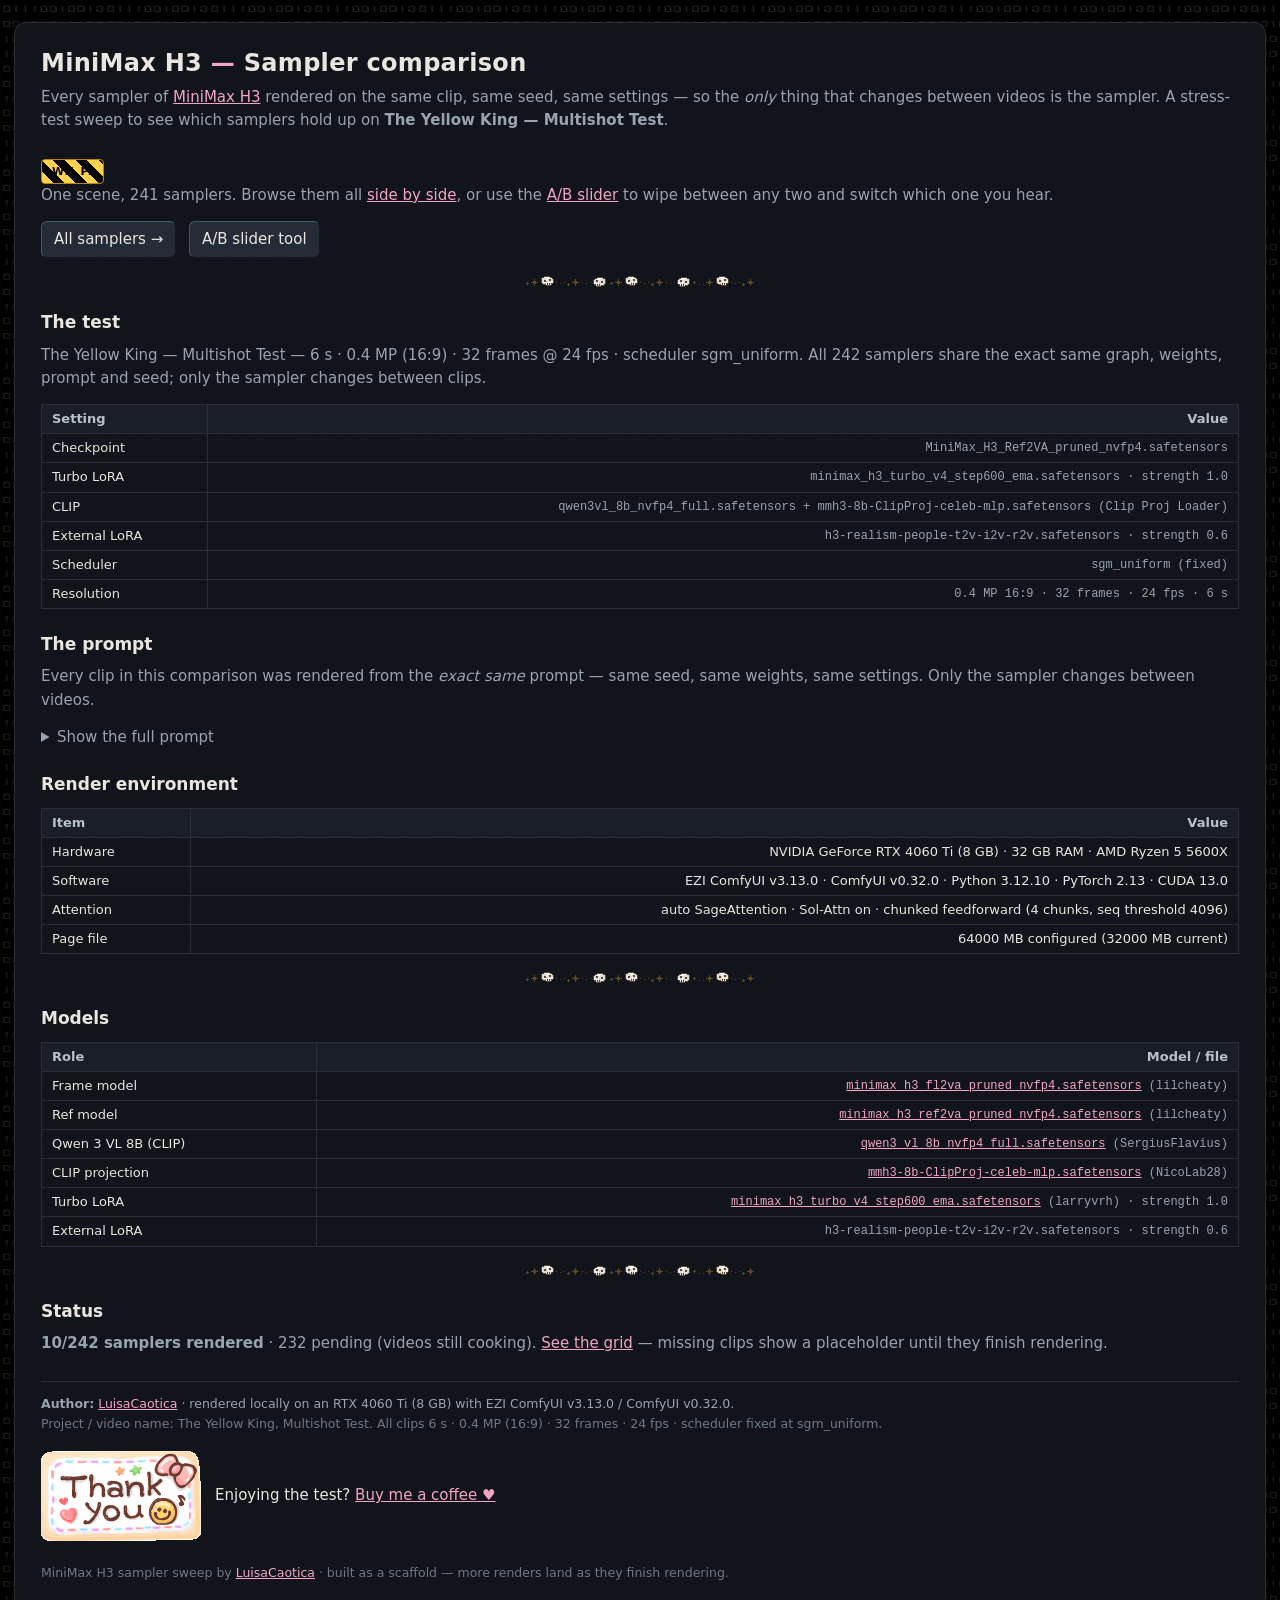
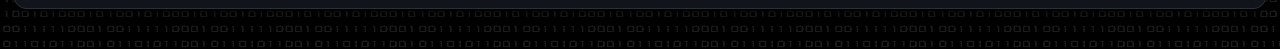
<file: index.html>
<!doctype html>
<html lang="en"><head><meta charset="utf-8">
<title>MiniMax H3 — Sampler comparison</title>
<meta name="viewport" content="width=device-width, initial-scale=1">
<link rel="stylesheet" href="https://cdn.cursors-4u.net/cursors/animated/cute-ears-doll-girl-9aaba74d-32.css">
<link rel="stylesheet" href="style.css">
</head><body>
<div class="wrap">
<header class="site">
  <div>
    <h1>MiniMax&nbsp;H3 <span class="hl">&mdash;</span> Sampler comparison</h1>
    <p class="sub">Every sampler of <a href="https://www.minimax.io/blog/minimax-h3">MiniMax&nbsp;H3</a> rendered on the same clip, same seed, same settings &mdash; so the <em>only</em> thing that changes between videos is the sampler. A stress-test sweep to see which samplers hold up on <b>The Yellow King &mdash; Multishot Test</b>.</p>
  </div>
  <span class="wip">W.I.P.</span>
</header>

<p class="sub">One scene, 241 samplers. Browse them all <a href="samplers.html">side by side</a>, or use the <a href="ab.html">A/B slider</a> to wipe between any two and switch which one you hear.</p>
<div class="controls">
  <a href="samplers.html"><button>All samplers &rarr;</button></a>
  <a href="ab.html"><button>A/B slider tool</button></a>
</div>

<hr class="divider">

<h2>The test</h2>
<p class="sub" id="scene-blurb"></p>
<table id="cfg-table"></table>

<h2>The prompt</h2>
<p class="sub">Every clip in this comparison was rendered from the <em>exact same</em> prompt &mdash; same seed, same weights, same settings. Only the sampler changes between videos.</p>
<details>
  <summary>Show the full prompt</summary>
  <pre id="prompt"></pre>
</details>

<h2>Render environment</h2>
<table>
  <tr><th>Item</th><th>Value</th></tr>
  <tr><td>Hardware</td><td>NVIDIA GeForce RTX 4060 Ti (8&nbsp;GB) &middot; 32&nbsp;GB RAM &middot; AMD Ryzen 5 5600X</td></tr>
  <tr><td>Software</td><td>EZI ComfyUI v3.13.0 &middot; ComfyUI v0.32.0 &middot; Python 3.12.10 &middot; PyTorch 2.13 &middot; CUDA 13.0</td></tr>
  <tr><td>Attention</td><td>auto SageAttention &middot; Sol-Attn on &middot; chunked feedforward (4 chunks, seq threshold 4096)</td></tr>
  <tr><td>Page file</td><td>64000 MB configured (32000 MB current)</td></tr>
</table>

<hr class="divider">

<h2>Models</h2>
<table>
  <tr><th>Role</th><th>Model / file</th></tr>
  <tr><td>Frame model</td><td class="mono"><a href="https://huggingface.co/lilcheaty/MiniMax-H3-NVFP4/resolve/main/minimax_h3_fl2va_pruned_nvfp4.safetensors?download=true">minimax_h3_fl2va_pruned_nvfp4.safetensors</a> (lilcheaty)</td></tr>
  <tr><td>Ref model</td><td class="mono"><a href="https://huggingface.co/lilcheaty/MiniMax-H3-NVFP4/resolve/main/minimax_h3_ref2va_pruned_nvfp4.safetensors?download=true">minimax_h3_ref2va_pruned_nvfp4.safetensors</a> (lilcheaty)</td></tr>
  <tr><td>Qwen 3 VL 8B (CLIP)</td><td class="mono"><a href="https://huggingface.co/SergiusFlavius/Qwen3-VL-8B-Instruct-heretic-NVFP4/resolve/main/qwen3_vl_8b_nvfp4_full.safetensors?download=true">qwen3_vl_8b_nvfp4_full.safetensors</a> (SergiusFlavius)</td></tr>
  <tr><td>CLIP projection</td><td class="mono"><a href="https://huggingface.co/NicoLab28/ClipProj-MiniMax-H3/resolve/main/mmh3-8b-ClipProj-celeb-mlp.safetensors?download=true">mmh3-8b-ClipProj-celeb-mlp.safetensors</a> (NicoLab28)</td></tr>
  <tr><td>Turbo LoRA</td><td class="mono"><a href="https://huggingface.co/larryvrh/MiniMax-H3-Turbo-Lora/resolve/main/minimax_h3_turbo_v4_step600_ema.safetensors?download=true">minimax_h3_turbo_v4_step600_ema.safetensors</a> (larryvrh) &middot; strength 1.0</td></tr>
  <tr><td>External LoRA</td><td class="mono">h3-realism-people-t2v-i2v-r2v.safetensors &middot; strength 0.6</td></tr>
</table>

<hr class="divider">

<h2>Status</h2>
<p class="sub" id="status"></p>

<div class="env">
  <b>Author:</b> <a href="https://github.com/Luisacaotica">LuisaCaotica</a> &middot; rendered locally on an RTX&nbsp;4060&nbsp;Ti (8&nbsp;GB) with EZI ComfyUI v3.13.0 / ComfyUI v0.32.0.<br>
  <span class="envnote">Project / video name: The Yellow King, Multishot Test. All clips 6&nbsp;s &middot; 0.4&nbsp;MP (16:9) &middot; 32 frames &middot; 24&nbsp;fps &middot; scheduler fixed at sgm_uniform.</span>
</div>

<div class="thanks">
  <img src="gfx/thankyou_bar.gif" alt="thank you" width="160" height="90">
  <span>Enjoying the test? <a href="https://ko-fi.com/luisacaotica">Buy me a coffee &hearts;</a></span>
</div>

<footer>MiniMax&nbsp;H3 sampler sweep by <a href="https://github.com/Luisacaotica">LuisaCaotica</a> &middot;
built as a scaffold &mdash; more renders land as they finish rendering.</footer>
</div>

<script src="data.js"></script>
<script>
const $ = id => document.getElementById(id);
const scene = SCENES[0];

$('scene-blurb').textContent =
  scene.title + ' \u2014 ' + scene.note + '. All ' + SAMPLERS.length + ' samplers share the exact same graph, weights, prompt and seed; only the sampler changes between clips.';

const fixed = [
  ['Checkpoint', 'MiniMax_H3_Ref2VA_pruned_nvfp4.safetensors'],
  ['Turbo LoRA', 'minimax_h3_turbo_v4_step600_ema.safetensors \u00b7 strength 1.0'],
  ['CLIP', 'qwen3vl_8b_nvfp4_full.safetensors + mmh3-8b-ClipProj-celeb-mlp.safetensors (Clip Proj Loader)'],
  ['External LoRA', 'h3-realism-people-t2v-i2v-r2v.safetensors \u00b7 strength 0.6'],
  ['Scheduler', 'sgm_uniform (fixed)'],
  ['Resolution', '0.4 MP 16:9 \u00b7 32 frames \u00b7 24 fps \u00b7 6 s'],
];
$('cfg-table').innerHTML = '<tr><th>Setting</th><th>Value</th></tr>' +
  fixed.map(r => '<tr><td>' + r[0] + '</td><td class="mono">' + r[1] + '</td></tr>').join('');

$('prompt').textContent = scene.prompt;

const pending = SAMPLERS.length - RENDERED.length;
$('status').innerHTML =
  '<b>' + RENDERED.length + '/' + SAMPLERS.length + ' samplers rendered</b> &middot; ' + pending + ' pending (videos still cooking). ' +
  '<a href="samplers.html">See the grid</a> \u2014 missing clips show a placeholder until they finish rendering.';
</script>
</body></html>
</file>
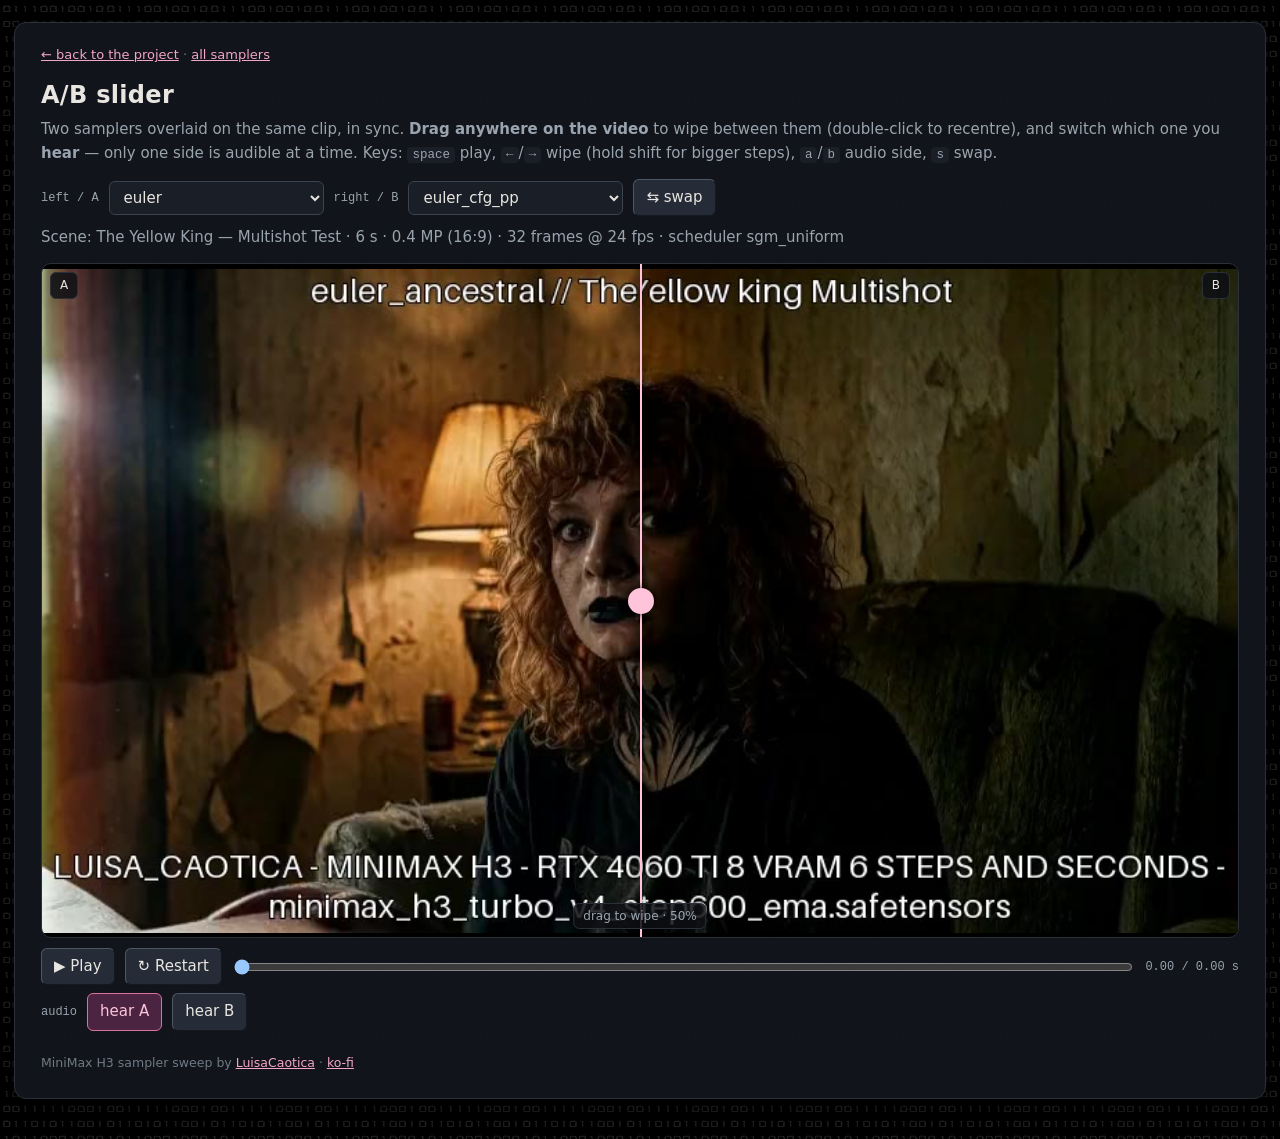
<file: ab.html>
<!doctype html>
<html lang="en"><head><meta charset="utf-8">
<title>A/B slider — MiniMax H3 sampler comparison</title>
<meta name="viewport" content="width=device-width, initial-scale=1">
<link rel="stylesheet" href="https://cdn.cursors-4u.net/cursors/animated/cute-ears-doll-girl-9aaba74d-32.css">
<link rel="stylesheet" href="style.css">
</head><body>
<div class="wrap">
<nav class="crumbs"><a href="index.html">&larr; back to the project</a> &middot; <a href="samplers.html">all samplers</a></nav>
<h1>A/B slider</h1>
<p class="sub">Two samplers overlaid on the same clip, in sync. <b>Drag anywhere on the video</b> to wipe between them (double-click to recentre), and switch which one you <b>hear</b> &mdash; only one side is audible at a time. Keys: <code>space</code> play, <code>&larr;</code>/<code>&rarr;</code> wipe (hold shift for bigger steps), <code>a</code>/<code>b</code> audio side, <code>s</code> swap.</p>
<p class="sub" id="hint" style="display:none"></p>
<div class="picks">
  <span class="mono">left / A</span><select id="ca"></select>
  <span class="mono">right / B</span><select id="cb"></select>
  <button id="swap">&#8646; swap</button>
</div>
<p class="sub" id="scene-line"></p>
<div class="stage" id="stage">
  <div class="spacer"></div>
  <video id="va" playsinline loop preload="metadata"></video>
  <div id="clip" style="position:absolute;inset:0"><video id="vb" playsinline loop preload="metadata"></video></div>
  <div id="handle"></div>
  <span class="badge l">A</span><span class="badge r">B</span>
  <span class="badge hint">drag to wipe &middot; <span id="pct">50%</span></span>
</div>
<div class="bar">
  <button id="play">&#9654; Play</button>
  <button id="restart">&#8635; Restart</button>
  <input type="range" id="seek" min="0" max="100" value="0" step="0.1">
  <span class="mono" id="time">0.00 / 0.00 s</span>
</div>
<div class="bar"><span class="mono">audio</span><button id="audioA">hear A</button><button id="audioB">hear B</button></div>

<footer>MiniMax&nbsp;H3 sampler sweep by <a href="https://github.com/Luisacaotica">LuisaCaotica</a> &middot; <a href="https://ko-fi.com/luisacaotica">ko-fi</a></footer>
</div>

<script src="data.js"></script>
<script>
const $ = id => document.getElementById(id);
const scene = SCENES[0];
const A = $('va'), B = $('vb');

function fill(sel, opts, val) {
  sel.innerHTML = opts.map(o => '<option value="' + o + '">' + o + '</option>').join('');
  if (val) sel.value = val;
}
if (RENDERED.length === 0) {
  $('hint').style.display = '';
  $('hint').textContent = 'No clips rendered yet \u2014 drop videos into videos/ and run tools/sync_videos.py, then this tool lights up.';
}
$('hint').style.display = RENDERED.length < 2 ? '' : 'none';
if (RENDERED.length < 2) {
  $('hint').textContent = RENDERED.length === 0
    ? 'No clips rendered yet \u2014 the A/B tool needs at least two. Videos still cooking!'
    : 'Only one clip rendered so far (' + RENDERED[0] + ') \u2014 the A/B tool needs at least two. More renders coming!';
}
fill($('ca'), RENDERED, RENDERED[0]);
fill($('cb'), RENDERED, RENDERED[1] || RENDERED[0]);
$('scene-line').textContent = 'Scene: ' + scene.title + ' \u00b7 ' + scene.note;

function load() {
  A.src = 'videos/' + scene.id + '--' + $('ca').value + '.mp4';
  B.src = 'videos/' + scene.id + '--' + $('cb').value + '.mp4';
  A.poster = 'posters/' + scene.id + '--' + $('ca').value + '.jpg';
  B.poster = 'posters/' + scene.id + '--' + $('cb').value + '.jpg';
  A.load(); B.load();
  A.currentTime = 0; B.currentTime = 0;
  setAudio(audioSide);
}
['ca', 'cb'].forEach(id => $(id).addEventListener('change', load));

// --- wipe: dragged directly on the video ------------------------------------
let wipePct = 50;
function wipe(pct) {
  wipePct = Math.max(0, Math.min(100, pct));
  $('clip').style.clipPath = 'inset(0 0 0 ' + wipePct + '%)';
  $('handle').style.left = wipePct + '%';
  $('pct').textContent = Math.round(wipePct) + '%';
}
const stage = $('stage');
function wipeFromEvent(e) {
  const r = stage.getBoundingClientRect();
  wipe(((e.clientX - r.left) / r.width) * 100);
}
let dragging = false;
stage.addEventListener('pointerdown', e => {
  dragging = true; stage.setPointerCapture(e.pointerId); wipeFromEvent(e); e.preventDefault();
});
stage.addEventListener('pointermove', e => { if (dragging) wipeFromEvent(e); });
['pointerup', 'pointercancel'].forEach(t =>
  stage.addEventListener(t, e => { dragging = false; stage.releasePointerCapture(e.pointerId); }));
stage.addEventListener('dblclick', () => wipe(50));

// --- transport: B follows A -------------------------------------------------
function sync() { if (Math.abs(B.currentTime - A.currentTime) > 0.04) B.currentTime = A.currentTime; }
A.addEventListener('timeupdate', () => {
  sync();
  $('seek').value = A.duration ? (A.currentTime / A.duration) * 100 : 0;
  $('time').textContent = A.currentTime.toFixed(2) + ' / ' + (A.duration || 0).toFixed(2) + ' s';
});
$('play').addEventListener('click', () => {
  if (A.paused) { sync(); A.play(); B.play(); $('play').textContent = '\u275A\u275A Pause'; }
  else { A.pause(); B.pause(); $('play').textContent = '\u25B6 Play'; }
});
$('restart').addEventListener('click', () => {
  A.currentTime = 0; B.currentTime = 0; A.play(); B.play(); $('play').textContent = '\u275A\u275A Pause';
});
$('seek').addEventListener('input', e => {
  if (!A.duration) return;
  A.currentTime = (e.target.value / 100) * A.duration; sync();
});
A.addEventListener('ended', () => { $('play').textContent = '\u25B6 Play'; });

// --- audio: exactly one side audible ---------------------------------------
let audioSide = 'A';
function setAudio(side) {
  audioSide = side;
  A.muted = side !== 'A'; B.muted = side !== 'B';
  $('audioA').classList.toggle('on', side === 'A');
  $('audioB').classList.toggle('on', side === 'B');
}
$('audioA').addEventListener('click', () => setAudio('A'));
$('audioB').addEventListener('click', () => setAudio('B'));
$('swap').addEventListener('click', () => {
  const a = $('ca').value; $('ca').value = $('cb').value; $('cb').value = a; load();
});

document.addEventListener('keydown', e => {
  if (e.target.tagName === 'SELECT') return;
  if (e.code === 'Space') { e.preventDefault(); $('play').click(); }
  if (e.key === 'a') setAudio('A');
  if (e.key === 'b') setAudio('B');
  if (e.key === 's') $('swap').click();
  if (e.key === 'ArrowLeft') { e.preventDefault(); wipe(wipePct - (e.shiftKey ? 10 : 2)); }
  if (e.key === 'ArrowRight') { e.preventDefault(); wipe(wipePct + (e.shiftKey ? 10 : 2)); }
});

wipe(50); load(); setAudio('A');
</script>
</body></html>
</file>
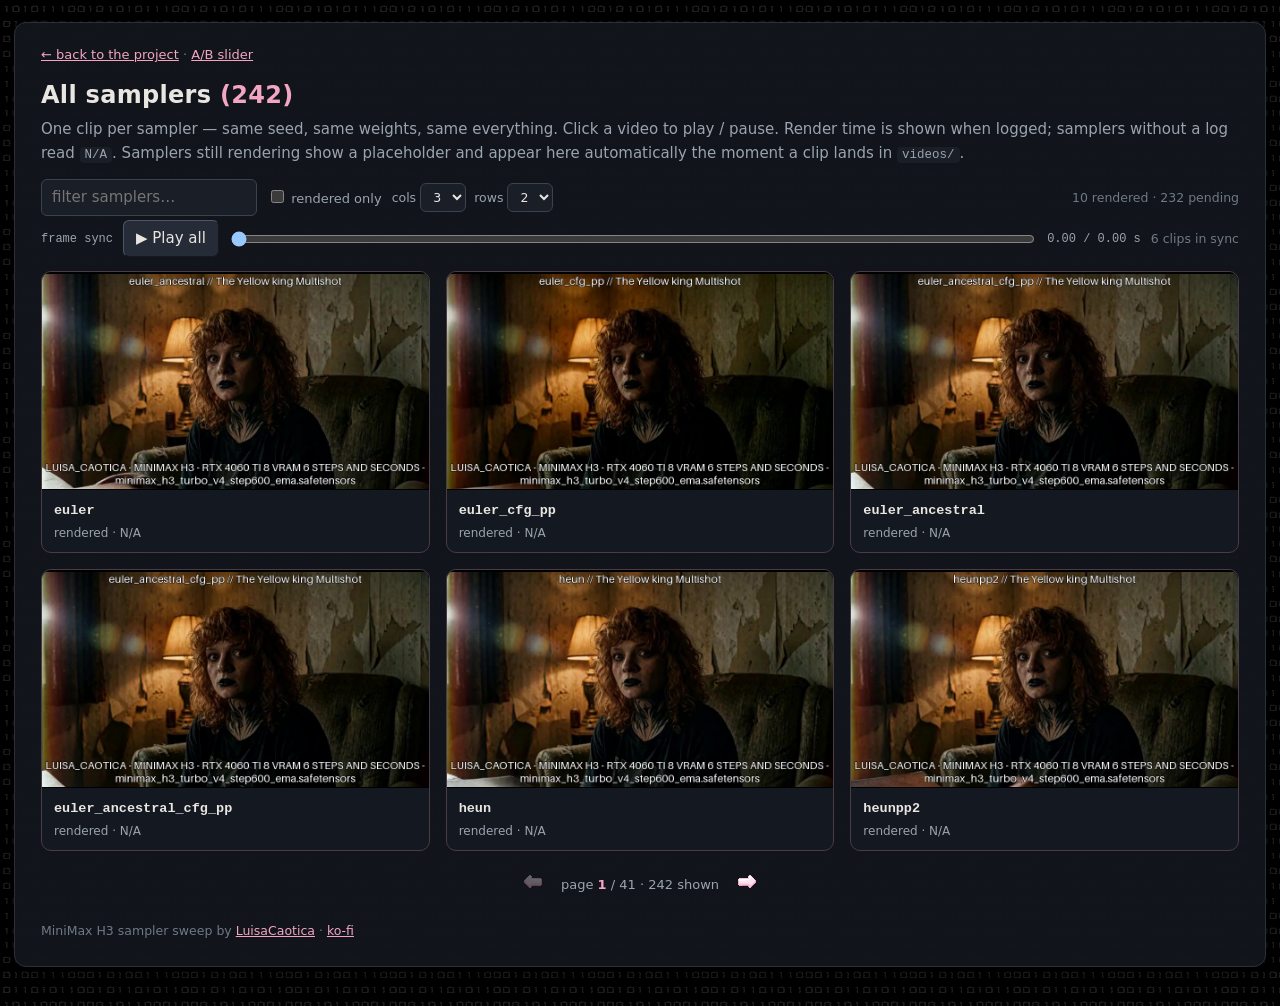
<file: samplers.html>
<!doctype html>
<html lang="en"><head><meta charset="utf-8">
<title>All samplers — MiniMax H3 sampler comparison</title>
<meta name="viewport" content="width=device-width, initial-scale=1">
<link rel="stylesheet" href="https://cdn.cursors-4u.net/cursors/animated/cute-ears-doll-girl-9aaba74d-32.css">
<link rel="stylesheet" href="style.css">
<style>
  /* grid density is user-controlled: columns x rows (default 3 x 2) */
  .grid { grid-template-columns: repeat(var(--cols, 3), minmax(0, 1fr)); }
  .grid video, .grid .thumb, .grid .pending { aspect-ratio: 16/9; width: 100%; }
  .layout { display: inline-flex; align-items: center; gap: 8px; }
  .layout label { display: inline-flex; align-items: center; gap: 4px; color: var(--muted); font-size: 12.5px; }
  .layout select { padding: 5px 8px; }
</style>
</head><body>
<div class="wrap">
<nav class="crumbs"><a href="index.html">&larr; back to the project</a> &middot; <a href="ab.html">A/B slider</a></nav>
<h1>All samplers <span class="hl" id="total"></span></h1>
<p class="sub">One clip per sampler &mdash; same seed, same weights, same everything. Click a video to play / pause. Render time is shown when logged; samplers without a log read <code>N/A</code>. Samplers still rendering show a placeholder and appear here automatically the moment a clip lands in <code>videos/</code>.</p>

<div class="toolbar">
  <input type="search" id="q" placeholder="filter samplers&hellip;" autocomplete="off">
  <label style="color:var(--muted);font-size:13px"><input type="checkbox" id="onlyRendered"> rendered only</label>
  <span class="layout">
    <label>cols <select id="colsSel"></select></label>
    <label>rows <select id="rowsSel"></select></label>
  </span>
  <span class="spacer"></span>
  <span class="count" id="count"></span>
</div>

<div class="bar" id="syncbar" style="max-width:none">
  <span class="mono" style="min-width:0">frame&nbsp;sync</span>
  <button id="playAll" title="play / pause every visible video in sync (muted)">&#9654; Play all</button>
  <input type="range" id="frame" min="0" max="1000" value="0" step="1" title="scrub every visible video to the same frame">
  <span class="mono" id="ftime">0.00 / 0.00 s</span>
  <span class="count" id="syncnote" style="margin-left:auto"></span>
</div>

<div class="grid" id="grid"></div>

<div class="pager" id="pager"></div>

<footer>MiniMax&nbsp;H3 sampler sweep by <a href="https://github.com/Luisacaotica">LuisaCaotica</a> &middot; <a href="https://ko-fi.com/luisacaotica">ko-fi</a></footer>
</div>

<script src="data.js"></script>
<script>
const $ = id => document.getElementById(id);
let PER = 6;  // page size = cols x rows, set by the layout control
const scene = SCENES[0];
let q = '', only = false, page = 1;

$('total').textContent = '(' + SAMPLERS.length + ')';
$('count').textContent = RENDERED.length + ' rendered \u00b7 ' + (SAMPLERS.length - RENDERED.length) + ' pending';

function visible() {
  return SAMPLERS
    .filter(s => !q || s.includes(q.toLowerCase()))
    .filter(s => !only || RENDERED.includes(s));
}

function card(s) {
  const done = RENDERED.includes(s);
  const t = TIMES[s];
  const timeNote = t != null ? t + ' s' : 'N/A';
  if (done) {
    return '<div class="card done"><video src="videos/' + scene.id + '--' + s + '.mp4" ' +
      'poster="posters/' + scene.id + '--' + s + '.jpg" preload="metadata" muted loop playsinline></video>' +
      '<div class="meta"><b>' + s + '</b><div class="note">rendered &middot; ' + timeNote + '</div></div></div>';
  }
  return '<div class="card"><div class="pending"><span class="clock">&#8987;</span><b>' + s + '</b>' +
    '<span>still rendering&hellip;</span></div><div class="meta"><b>' + s + '</b><div class="note">pending &middot; ' + timeNote + '</div></div></div>';
}

function render() {
  const list = visible();
  const pages = Math.max(1, Math.ceil(list.length / PER));
  page = Math.min(page, pages);
  const slice = list.slice((page - 1) * PER, page * PER);
  $('grid').innerHTML = slice.map(card).join('');
  const p = $('pager');
  p.innerHTML =
    '<button class="nav" id="pg-prev" ' + (page <= 1 ? 'disabled' : '') + '><img src="gfx/navigation_back_button.gif" alt="previous page"></button>' +
    '<span class="pageinfo">page <b>' + page + '</b> / ' + pages + ' &middot; ' + list.length + ' shown</span>' +
    '<button class="nav" id="pg-next" ' + (page >= pages ? 'disabled' : '') + '><img src="gfx/navigation_next_button.gif" alt="next page"></button>';
  $('pg-prev').addEventListener('click', () => { if (page > 1) { page--; render(); } });
  $('pg-next').addEventListener('click', () => { if (page < pages) { page++; render(); } });
  // click to play / pause (and unmute just that one, so you can hear a single sampler)
  document.querySelectorAll('#grid video').forEach(v => {
    v.addEventListener('click', () => { v.muted = false; v.paused ? v.play() : v.pause(); });
    // frame sync: seek this video to the global position once its metadata loads
    v.addEventListener('loadedmetadata', () => { if (gPct > 0) seekTo(v, gPct); });
    // while playing, the slider follows the first visible clip
    v.addEventListener('timeupdate', () => {
      if (v === videos()[0] && !draggingFrame) {
        $('frame').value = v.duration ? (v.currentTime / v.duration) * 1000 : 0;
        syncTimeLabel();
      }
      if (allPlaying && v.ended && v === videos()[0]) { allPlaying = false; $('playAll').textContent = '\u25B6 Play all'; }
    });
  });
  const vs = videos();
  $('playAll').disabled = vs.length === 0;
  $('frame').disabled = vs.length === 0;
  $('syncnote').textContent = vs.length ? vs.length + ' clips in sync' : 'no clips on this page';
}

// --- frame sync: one slider scrubs every visible video ----------------------
let gPct = 0, draggingFrame = false, allPlaying = false;
const videos = () => [...document.querySelectorAll('#grid video')];

function seekTo(v, pct) {
  if (v.duration && isFinite(v.duration)) v.currentTime = (pct / 1000) * v.duration;
}
function syncTimeLabel() {
  const v = videos()[0];
  const t = v && v.duration ? v.currentTime : 0;
  const d = v && v.duration ? v.duration : 0;
  $('ftime').textContent = t.toFixed(2) + ' / ' + d.toFixed(2) + ' s';
}
$('frame').addEventListener('input', e => {
  gPct = +e.target.value;
  if (allPlaying) { allPlaying = false; $('playAll').textContent = '\u25B6 Play all'; videos().forEach(v => v.pause()); }
  videos().forEach(v => seekTo(v, gPct));
  syncTimeLabel();
});
$('frame').addEventListener('pointerdown', () => draggingFrame = true);
['pointerup', 'pointercancel'].forEach(t => $('frame').addEventListener(t, () => draggingFrame = false));
$('playAll').addEventListener('click', () => {
  allPlaying = !allPlaying;
  videos().forEach(v => { v.muted = true; allPlaying ? v.play() : v.pause(); });
  $('playAll').textContent = allPlaying ? '\u275A\u275A Pause all' : '\u25B6 Play all';
});

$('q').addEventListener('input', e => { q = e.target.value.trim().toLowerCase(); page = 1; render(); });
$('onlyRendered').addEventListener('change', e => { only = e.target.checked; page = 1; render(); });

// grid layout: user picks columns and rows; page size = cols x rows
function fillSel(sel, n) {
  sel.innerHTML = Array.from({ length: n }, (_, i) => '<option value="' + (i + 1) + '">' + (i + 1) + '</option>').join('');
}
fillSel($('colsSel'), 6);
fillSel($('rowsSel'), 6);
let cols = +(localStorage.getItem('sg-cols') || 3);
let rows = +(localStorage.getItem('sg-rows') || 2);
$('colsSel').value = cols;
$('rowsSel').value = rows;
function applyLayout() {
  cols = +$('colsSel').value;
  rows = +$('rowsSel').value;
  PER = cols * rows;
  localStorage.setItem('sg-cols', cols);
  localStorage.setItem('sg-rows', rows);
  document.querySelector('.grid').style.setProperty('--cols', cols);
  page = 1;
  render();
}
$('colsSel').addEventListener('change', applyLayout);
$('rowsSel').addEventListener('change', applyLayout);
applyLayout();
</script>
</body></html>
</file>
<file: style.css>
/* MiniMax H3 — sampler evaluation
   Neocities-flavoured dark theme: tiled animated background,
   gif page dividers, pastel pink accents, beveled classic buttons. */

:root {
  color-scheme: dark;
  --bg: #0d0f13;
  --panel: rgba(19, 22, 29, 0.92);
  --panel-solid: #13161d;
  --border: #2a2f38;
  --text: #e9e6e1;
  --muted: #9aa4af;
  --faint: #6f7a85;
  --pink: #f3a6c2;
  --pink-hi: #ffc4da;
  --link: #f3a6c2;
  --accent: #d9739f;
}

* { box-sizing: border-box; }

html, body { margin: 0; padding: 0; }

body {
  background: #0d0f13 url('gfx/tiled_background.gif');
  color: var(--text);
  font: 15px/1.55 system-ui, -apple-system, "Segoe UI", sans-serif;
  padding: 22px 14px 40px;
  min-height: 100vh;
}

a { color: var(--link); }
a:hover { color: var(--pink-hi); }
code { background: #1a1e27; padding: 1px 5px; border-radius: 4px; font-size: 12.5px; }

.wrap {
  max-width: 1640px;
  margin: 0 auto;
  background: var(--panel);
  border: 1px solid var(--border);
  border-radius: 12px;
  padding: 22px 26px 26px;
  box-shadow: 0 0 0 3px rgba(0,0,0,.35), 0 12px 40px rgba(0,0,0,.5);
  backdrop-filter: blur(1px);
}

header.site { display: flex; align-items: baseline; justify-content: space-between;
               gap: 12px; flex-wrap: wrap; }
h1 { font-size: 24px; margin: 0 0 4px; letter-spacing: .3px; }
h1 .hl { color: var(--pink); }
h2 { font-size: 17px; margin: 22px 0 8px; }
h3 { font-size: 14.5px; margin: 18px 0 6px; }

p.sub { color: var(--muted); margin: 0 0 14px; max-width: 1280px; }
p.small { color: var(--faint); font-size: 12.5px; }

.wip {
  display: inline-block; font-size: 11px; letter-spacing: 1.2px; font-weight: 700;
  color: #000; background: repeating-linear-gradient(45deg, #ffd24d, #ffd24d 8px, #000 8px, #000 16px);
  padding: 3px 10px; border-radius: 4px; border: 1px solid #b8860b;
}

.divider {
  height: 11px; margin: 18px 0; border: none;
  background: url('gfx/page_divider.gif') no-repeat center; background-size: auto 11px;
}

nav.crumbs { margin-bottom: 12px; color: var(--faint); font-size: 13px; }

/* classic beveled buttons */
button, .btn {
  background: #262c37; color: var(--text); border: 1px solid #3a434e;
  border-top-color: #4d5763; border-left-color: #4d5763;
  border-bottom-color: #14181f; border-right-color: #14181f;
  border-radius: 6px; padding: 6px 12px; font: inherit; cursor: pointer;
}
button:hover { background: #313a47; }
button.on { background: #4a2440; border-color: var(--accent); color: var(--pink-hi); }
button:disabled { opacity: .45; cursor: default; }
.controls button, .controls select, .controls input[type=text] { margin-right: 8px; }
select, input[type=text], input[type=search] {
  background: #1a1e27; color: var(--text); border: 1px solid #3a434e; border-radius: 6px;
  padding: 6px 10px; font: inherit;
}

/* scene / sampler grids */
.grid {
  display: grid; grid-template-columns: repeat(auto-fill, minmax(360px, 1fr));
  gap: 16px; margin-top: 14px;
}
.card {
  background: #141821; border: 1px solid var(--border); border-radius: 10px; overflow: hidden;
  display: flex; flex-direction: column;
}
.card.done { border-color: #4a3b45; }
.card video, .card .thumb {
  width: 100%; display: block; background: #000; aspect-ratio: 16/9;
}
.card .meta { padding: 8px 12px 10px; }
.card .meta b { font-size: 13.5px; font-family: ui-monospace, monospace; word-break: break-all; }
.card .meta .note { color: var(--muted); font-size: 12px; margin-top: 2px; }

.pending {
  display: flex; flex-direction: column; align-items: center; justify-content: center;
  gap: 8px; aspect-ratio: 16/9; background:
    repeating-linear-gradient(45deg, #171b24 0 12px, #1b202b 12px 24px);
  color: var(--faint); text-align: center; padding: 14px;
}
.pending .clock { font-size: 26px; line-height: 1; opacity: .8; }
.pending b { font-family: ui-monospace, monospace; font-size: 13px; color: var(--muted); }

.toolbar { display: flex; align-items: center; gap: 10px; flex-wrap: wrap; margin: 14px 0 4px; }
.toolbar .spacer { flex: 1; }
.count { color: var(--faint); font-size: 12.5px; }

/* pagination with neocities nav gifs */
.pager { display: flex; align-items: center; justify-content: center; gap: 12px;
         margin: 20px 0 4px; flex-wrap: wrap; }
.pager button.nav {
  background: none; border: none; padding: 2px; border-radius: 4px;
}
.pager button.nav:hover { background: #262c37; }
.pager button.nav:disabled { opacity: .35; cursor: default; background: none; }
.pager .pageinfo { color: var(--muted); font-size: 13px; }
.pager .pageinfo b { color: var(--pink); }
.pager .jump input { width: 60px; }

/* tables */
table { border-collapse: collapse; margin: 10px 0 18px; font-size: 13px; width: 100%; }
th, td { border: 1px solid var(--border); padding: 4px 10px; text-align: right; }
th:first-child, td:first-child { text-align: left; }
th { background: #1a1e27; color: #b7c1cc; }
td.mono, th.mono { font-family: ui-monospace, monospace; font-size: 12px; }

details { color: var(--muted); margin: 6px 0 14px; }  details pre { white-space: pre-wrap; font: 12px/1.5 ui-monospace, monospace;
              background: #101318; padding: 10px 12px; border-radius: 8px; max-width: 1360px; }

/* A/B stage */
.stage { position: relative; max-width: 1360px; margin: 4px 0 10px;
         border: 1px solid var(--border); border-radius: 10px; overflow: hidden; background: #000;
         cursor: ew-resize; touch-action: none; user-select: none; }
.stage video { position: absolute; inset: 0; width: 100%; height: 100%; }
.stage .spacer { width: 100%; aspect-ratio: 16/9; }
#handle { position: absolute; top: 0; bottom: 0; width: 2px; background: var(--pink-hi);
          box-shadow: 0 0 8px rgba(0,0,0,.8); pointer-events: none; }
#handle::after { content: ''; position: absolute; top: 50%; left: 50%; width: 26px; height: 26px;
          transform: translate(-50%,-50%); border-radius: 50%; background: var(--pink-hi);
          box-shadow: 0 0 8px rgba(0,0,0,.8); }
.badge { position: absolute; top: 8px; padding: 3px 9px; border-radius: 6px; font-size: 12px;
         background: rgba(13,15,19,.85); border: 1px solid var(--border); }
.badge.l { left: 8px; } .badge.r { right: 8px; }
.badge.hint { top: auto; bottom: 8px; left: 50%; transform: translateX(-50%);
              color: var(--muted); pointer-events: none; }
.bar { display: flex; align-items: center; gap: 10px; max-width: 1360px; margin-bottom: 8px;
       flex-wrap: wrap; }
.bar input[type=range] { flex: 1; min-width: 200px; }
.picks { display: flex; gap: 10px; align-items: center; margin-bottom: 10px; flex-wrap: wrap; }
.mono { font: 12px ui-monospace, monospace; color: var(--muted); }
.stage .norender { position: absolute; inset: 0; display: flex; align-items: center;
                   justify-content: center; text-align: center; color: var(--muted);
                   background: repeating-linear-gradient(45deg, #12151d 0 12px, #161a24 12px 24px);
                   padding: 20px; }

/* footer */
footer { color: var(--faint); margin-top: 22px; font-size: 12.5px; }
.env { color: var(--muted); margin-top: 26px; font-size: 12.5px; border-top: 1px solid var(--border);
       padding-top: 12px; }
.env .envnote { color: var(--faint); }
.thanks { display: flex; align-items: center; gap: 14px; margin-top: 18px; flex-wrap: wrap; }
.thanks img { image-rendering: pixelated; }
</file>
